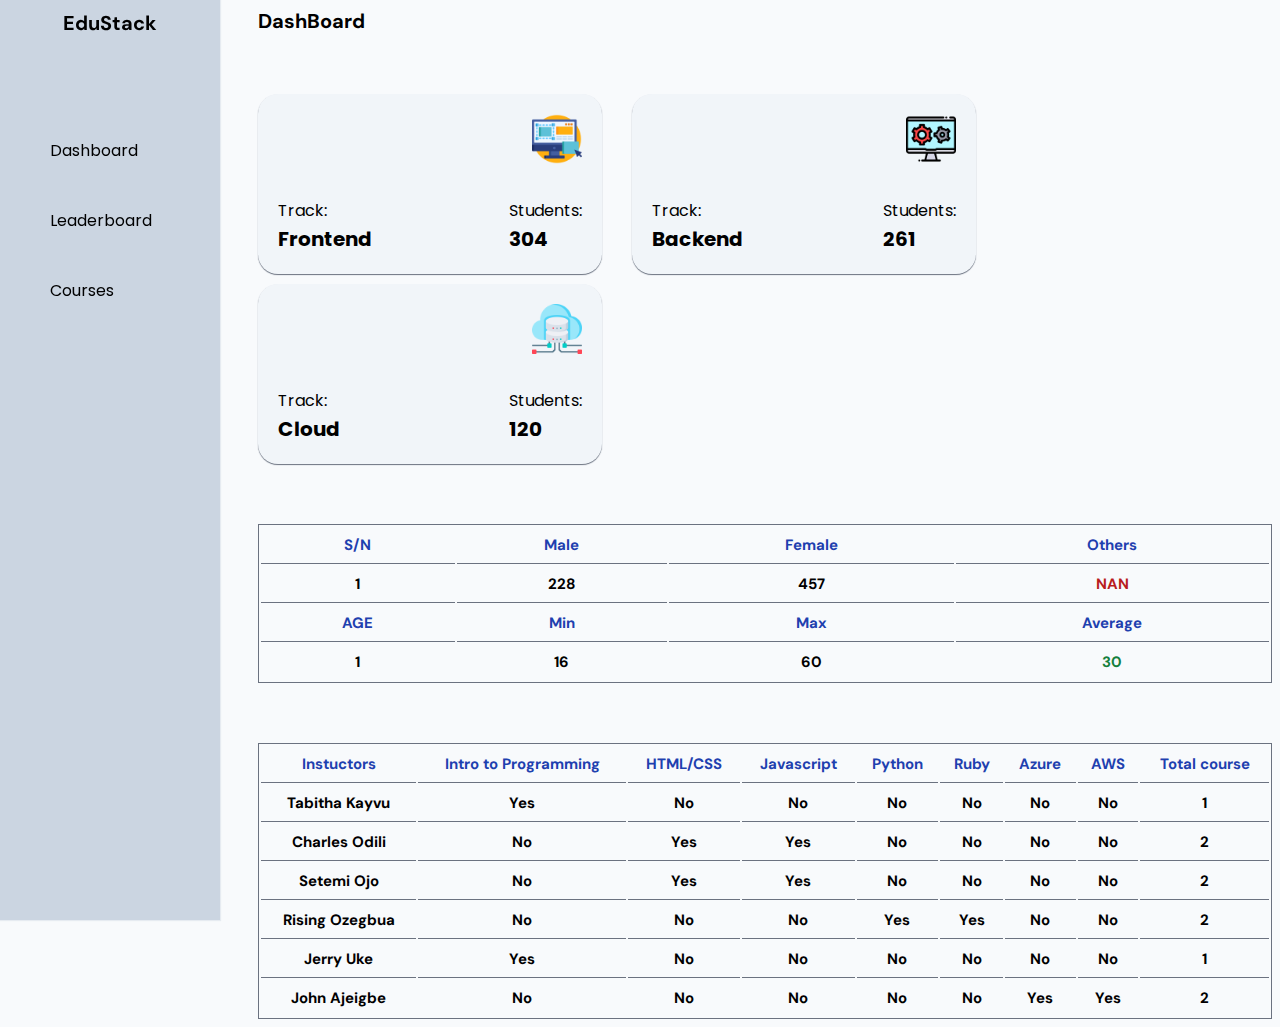
<file: index.html>
<!DOCTYPE html>
<html lang="en">

<head>
	<meta charset="UTF-8">
	<meta http-equiv="X-UA-Compatible" content="IE=edge">
	<meta name="viewport" content="width=device-width, initial-scale=1.0">
	<link rel="stylesheet" href="style.css">
	<link rel="stylesheet"
		href="https://maxst.icons8.com/vue-static/landings/line-awesome/line-awesome/1.3.0/css/line-awesome.min.css">
	<link rel="preconnect" href="https://fonts.googleapis.com">
	<link rel="preconnect" href="https://fonts.gstatic.com" crossorigin>
	<link href="https://fonts.googleapis.com/css2?family=DM+Sans&family=Poppins:wght@300;400&display=swap"
		rel="stylesheet">
	<title>School Stats</title>
	<script src="dashboard.js" defer></script>
</head>

<body>
	<div>
		<div class="side-menu">
			<div class="side-menu-text">
				<!--logo-->
				<div class="logo">
					<i class="lab la-stack-exchange"></i>
					EduStack
				</div>
				<!--list menu for side menu-->
				<div>
					<ul class="list-side">
						<li>
							<a href="index.html" active><i class="las la-grip-vertical"></i>Dashboard</a>
						</li>
						<li>
							<a href="cominsoon.html"><i class="las la-flag-checkered"></i>Leaderboard</a>
						</li>
						<li>
							<a href="cominsoon.html"><i class="las la-folder-open"></i>Courses</a>
						</li>
					</ul>

					<!--toggle-->
					<div class="toggle-btn" id="menu-open">
						<i class="las la-grip-lines"></i>
					</div>
				</div>
			</div>
			<!---->
			<div class="drop-menu" id="menu-board" style="display:none;">
				<div class="times-cancel" id="menu-close">
					<div>
						<i class="las la-times-circle"></i>
					</div>
				</div>
				<!---->
				<ul class="drop-menu-list">
					<li>
						<a href="index.html" active><i class="las la-grip-vertical"></i>Dashboard</a>
					</li>
					<li>
						<a href="cominsoon.html"><i class="las la-flag-checkered"></i>Leaderboard</a>
					</li>
					<li>
						<a href="cominsoon.html"><i class="las la-folder-open"></i>Courses</a>
					</li>
				</ul>
			</div>
		</div>

		<!---->

		<div class="main-content">
			<div class="dashboard-title">
				DashBoard
			</div>
			<!--amt of student in each track-->
			<div class="track">
				<div class="track-field">
					<!--track 1-->
					<div class="track1" name="front-end">
						<div class="numt">
							<img src="ux.png" alt="design icons">
						</div>
						<div class="track-data">
							<div>
								<span style="font-size: medium;">Track:</span>
								<div style="font-weight: bold;"> Frontend</div>
							</div>
							<div>
								<span style="font-size: medium;">Students:</span>
								<div style="font-weight: bold;"> 304</div>
							</div>
						</div>
					</div>
					<!--track 2-->
					<div class="track2" name="back-end">
						<div class="numt">
							<img src="development.png" alt="design icons">
						</div>
						<div class="track-data">
							<div>
								<span style="font-size: medium;">Track:</span>
								<div style="font-weight: bold;"> Backend</div>
							</div>
							<div>
								<span style="font-size: medium;">Students:</span>
								<div style="font-weight: bold;"> 261</div>
							</div>
						</div>
					</div>
					<!--track 3-->
					<div class="track3" name="cloud">
						<div class="numt">
							<img src="cloud-data.png" alt="design icon">
						</div>
						<div class="track-data">
							<div>
								<span style="font-size: medium;">Track:</span>
								<div style="font-weight: bold;"> Cloud</div>
							</div>
							<div>
								<span style="font-size: medium;">Students:</span>
								<div style="font-weight: bold;"> 120</div>
							</div>
						</div>
					</div>
				</div>
				<!--end track field-->
			</div>
			<!--end track-->
			<!--tables for sex or genders not sortable-->
			<center>
				<table class="gender-tab">
					<thead>
						<tr class="roll1">
							<td><i class="las la-sort-numeric-up-alt"></i> S/N</td>
							<td><i class="las la-user-alt"></i> Male</td>
							<td><i class="las la-user-alt"></i> Female</td>
							<td><i class="las la-user-alt"></i> Others</td>
						</tr>
					</thead>
					<tr class="roll2">
						<td>1</td>
						<td>228</td>
						<td>457</td>
						<td style="color:#b91c1c;">NAN</td>
					</tr>
					<!---->
					<tr class="roll1">
						<td><i class="las la-sort-numeric-up-alt"></i> AGE</td>
						<td><i class="las la-sort-amount-down-alt"></i> Min</td>
						<td><i class="las la-sort-amount-up-alt"></i> Max</td>
						<td>Average</td>
					</tr>
					<!---->
					<tr class="roll3">
						<td>1</td>
						<td>16</td>
						<td>60</td>
						<td style="color:#15803d;">30</td>
					</tr>
				</table>
				<div class="tab-space" name="instructors">
					<table class="instructor-tab">
						<thead>
							<tr class="roll1">
								<td class="in-tab">Instuctors <span id="sort"><i class="las la-sort"></i></span>
									<!---->
									<span id="sort2" style="display:none;"><i class="las la-sort"></i></span>
								</td>
								<td>Intro to Programming</td>
								<td>HTML/CSS</td>
								<td>Javascript</td>
								<td>Python</td>
								<td>Ruby</td>
								<td>Azure</td>
								<td>AWS</td>
								<td>Total course</td>
							</tr>
						</thead>
						<tbody>
							<tr class="roll2">
								<td id="t1">Tabitha Kayvu</td>
								<td>Yes</td>
								<td>No</td>
								<td>No</td>
								<td>No</td>
								<td>No</td>
								<td>No</td>
								<td>No</td>
								<td>1</td>
							</tr>
							<tr class="roll2">
								<td id="t2">Charles Odili</td>
								<td>No</td>
								<td>Yes</td>
								<td>Yes</td>
								<td>No</td>
								<td>No</td>
								<td>No</td>
								<td>No</td>
								<td>2</td>
							</tr>
							<tr class="roll2">
								<td id="t3">Setemi Ojo</td>
								<td>No</td>
								<td>Yes</td>
								<td>Yes</td>
								<td>No</td>
								<td>No</td>
								<td>No</td>
								<td>No</td>
								<td>2</td>
							</tr>
							<tr class="roll2">
								<td id="t4">Rising Ozegbua</td>
								<td>No</td>
								<td>No</td>
								<td>No</td>
								<td>Yes</td>
								<td>Yes</td>
								<td>No</td>
								<td>No</td>
								<td>2</td>
							</tr>
							<tr class="roll2">
								<td id="t5">Jerry Uke</td>
								<td>Yes</td>
								<td>No</td>
								<td>No</td>
								<td>No</td>
								<td>No</td>
								<td>No</td>
								<td>No</td>
								<td>1</td>
							</tr>
							<tr class="roll3">
								<td id="t6">John Ajeigbe</td>
								<td>No</td>
								<td>No</td>
								<td>No</td>
								<td>No</td>
								<td>No</td>
								<td>Yes</td>
								<td>Yes</td>
								<td>2</td>
							</tr>
						</tbody>

					</table>
				</div>
			</center>

			<div id="orders"></div>
			<!--courses assigned to instructors here-->
		</div>
		<!--end main content-->
	</div>
	<!-- // ============= EEND DO NOT EDIT ============== // -->
	<script src="index.mjs" type="module"></script>
	<!-- // ============= EEND DO NOT EDIT ============== // -->
</body>

</html>
</file>
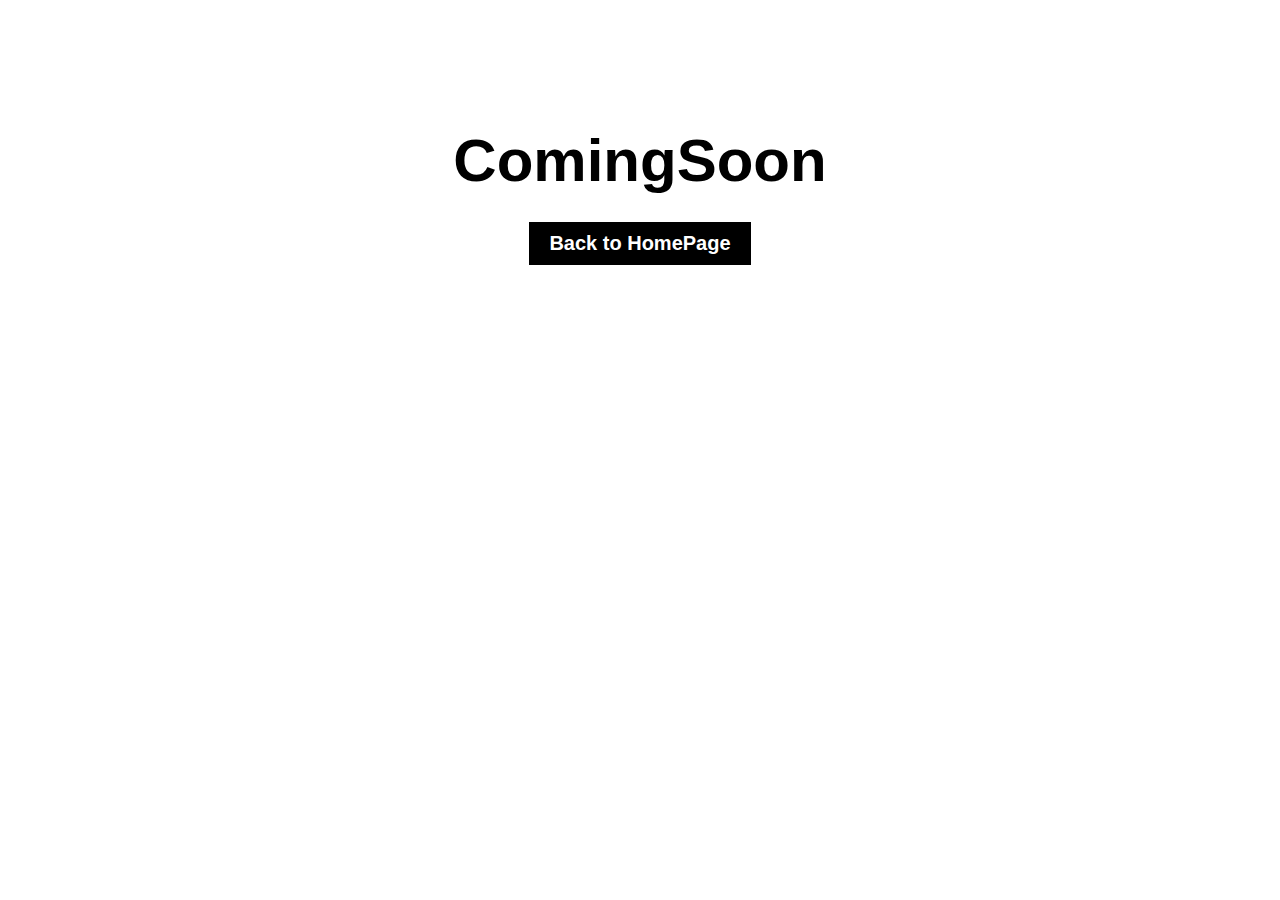
<file: cominsoon.html>
<!DOCTYPE html>
<html lang="en">

<head>
	<meta charset="UTF-8">
	<meta http-equiv="X-UA-Compatible" content="IE=edge">
	<meta name="viewport" content="width=device-width, initial-scale=1.0">
	<title>School stats | Comingsoon Page</title>
</head>

<body>
	<div class="space-for-comingsoon">
		<div class="coming-text">
			<center>ComingSoon</center>
			<center>
				<button id="home">Back to HomePage</button>
			</center>
		</div>
	</div>

	<style>
		.space-for-comingsoon {
			margin: auto;
			margin-top: 10%;
			width: 80%;
		}

		.coming-text {
			color: #000;
			font-size: 60px;
			font-family: sans-serif;
			font-weight: bold;
		}

		button {
			width: fit-content;
			padding-top: 10px;
			padding-bottom: 10px;
			padding-left: 20px;
			padding-right: 20px;
			background: #000;
			color: #fff;
			font-family: sans-serif;
			border: 0px;
			margin-top: 10px;
			font-size: 20px;
			font-weight: bold;
		}

		button:hover {
			box-shadow: 2px 3px 1px 1px #ccc;
			cursor: pointer;
		}

		@media only screen and (max-width:767px) {
			.coming-text {
				color: #000;
				font-size: 30px;
				font-family: sans-serif;
				font-weight: bold;
			}

			.space-for-comingsoon {
				margin: auto;
				margin-top: 50%;
				width: 80%;
			}
		}
	</style>

	<script>
		var home
		home = document.getElementById("home")
		home.addEventListener("click", () => {
			window.location.href = "index.html"
		})
	</script>
</body>

</html>
</file>
<file: style.css>
::-webkit-scrollbar {
	width: 3px;
}
::-webkit-scrollbar-track {
	background: transparent;
}
::-webkit-scrollbar-thumb {
	background: green;
}




body {
	background-color: #f8fafc;
}
.side-menu {
	position: fixed;
	height: 100%;
	width: 200px;
	background-color: #cbd5e1;
	top: 0;
	left: 0;
	padding: 10px;
	box-shadow: 0 0 1px 1px #e6ebf1;
}
.logo {
	font-weight: bold;
	font-family: 'DM Sans', sans-serif;
	font-size: 20px;
	justify-content: center;
	text-align: center;
}
.list-side {
	list-style-type: none;
	margin-top: 80px;
	line-height: 70px;
	font-family: 'Poppins', sans-serif;
	text-align: left;
	width: 200px;
}
.list-side > li > a {
	text-decoration: none;
	color: #000;
}
.list-side > li:hover {
	background: #f8fafc;
	width: 140px;
	padding-top: 5px;
	padding-bottom: 5px;
	padding-left: 20px;
	padding-right: 10px;
	border-radius: 60px 0 0 60px;
	font-weight: bold;
}
.list-side > li > a:hover {
	color: #000;
}
.toggle-btn {
	display: none;
}

/*main content*/
.main-content {
	margin-left: 250px;
}
.dashboard-title {
	font-family: 'DM Sans', sans-serif;
	font-weight: bold;
	font-size: 20px;
}
.track-field {
	display: flex;
	margin-top: 60px;
	flex-wrap: wrap;
}
.track1 {
	width: 30%;
	padding: 20px;
	height: fit-content;
	background-color: #f1f5f9;
	box-shadow: 0px 1px 1px 0px #6b7280;
	border-radius: 20px;
}
.track2 {
	width: 30%;
	padding: 20px;
	height: fit-content;
	background-color: #f1f5f9;
	box-shadow: 0px 1px 1px 0px #6b7280;
	border-radius: 20px;
	margin-left: 30px;
}
.track3 {
	width: 30%;
	padding: 20px;
	height: fit-content;
	background-color: #f1f5f9;
	box-shadow: 0px 1px 1px 0px #6b7280;
	border-radius: 20px;
	margin-left: 0px;
	margin-top: 10px;
}
.numt {
	float: right;
}
.numt img{
  width:50px;
}
.number {
	width: 25px;
	height: 25px;
	background-color: #1e40af;
	align-items: center;
	border-radius: 50%;
	color: #fff;
	font-family: 'Poppins', sans-serif;
	padding: 2px;
	text-align: right;
	justify-content: right;
}
.num-num {
	font-weight: bold;
	text-align: center;
}
.track-data {
	margin-top: 80px;
	display: flex;
	width: 100%;
	justify-content: space-between;
	font-family: 'Poppins', sans-serif;
	font-size: 20px;
}
.gender-tab {
	width: 100%;
	margin-top: 60px;
	border: 1px solid #6b7280;
}
.tab-space {
	width:100%;
	overflow-x: scroll;
}
.instructor-tab{
    width: 100%;
    margin-top: 60px;
    border: 1px solid #6b7280;
	overflow-x: hidden;
}
.instructor-tab > thead {
	align-items: center;
}

.roll1 {
	text-align: center;
	font-family: 'DM Sans', sans-serif;
	font-weight: bold;
	font-size: 15px;
	width: fit-content;
	color: #1e40af;
}
.roll2 {
	text-align: center;
	font-family: 'DM Sans', sans-serif;
	font-weight: bold;
	font-size: 15px;
	width: fit-content;
}
.roll3 {
	text-align: center;
	font-family: 'DM Sans', sans-serif;
	font-weight: bold;
	font-size: 15px;
	width: fit-content;
}
.roll1 > td {
	padding: 8px;
	border-bottom: 1px solid #6b7280;
	height: fit-content;
	text-align: center;
}
.roll2 > td {
	padding: 8px;
	border-bottom: 1px solid #6b7280;
}
.roll3 > td {
	padding: 8px;
}
.drop-menu {
	display: none;
}
#sort {
	cursor: pointer;
}
.in-tab{
	align-items: center;
	text-align: center;
}

@media only screen and (max-width: 1024px) {
	.track1 {
		width: 40%;
		padding: 20px;
		height: fit-content;
		background-color: #f1f5f9;
		box-shadow: 0px 1px 1px 0px #6b7280;
		border-radius: 20px;
	}
	.track2 {
		width: 40%;
		padding: 20px;
		height: fit-content;
		background-color: #f1f5f9;
		box-shadow: 0px 1px 1px 0px #6b7280;
		border-radius: 20px;
		margin-left: 10px;
	}
	.track3 {
		width: 40%;
		padding: 20px;
		height: fit-content;
		background-color: #f1f5f9;
		box-shadow: 0px 1px 1px 0px #6b7280;
		border-radius: 20px;
		margin-left: 0px;
	}
}

@media only screen and (max-width: 767px) {
	.side-menu {
		position: fixed;
		height: fit-content;
		width: 100%;
		background-color: #cbd5e1;
		top: 0;
		left: 0;
		padding: 20px;
	}
	.side-menu-text {
		display: flex;
		justify-content: space-between;
		align-items: center;
	}
	.logo {
		font-weight: bold;
		font-family: 'DM Sans', sans-serif;
		font-size: 16px;
		text-align: left;
	}
	.list-side {
		list-style-type: none;
		display: none;
	}
	.toggle-btn {
		display: block;
		font-size: 30px;
		font-weight: bold;
		color: #000;
		position: relative;
		margin-right: 60px;
	}
	.drop-menu {
		display: block;
		position: fixed;
		top: 0;
		left: 0;
		width: 100%;
		background-color: #cbd5e1;
		height: 100%;
		animation: 1s ease-in-out fadey;
	}
	@keyframes fadey {
		from {
			opacity: 0.4;
		}
		to {
			opacity: 1;
		}
	}
	.times-cancel {
		font-size: x-large;
		color: #b91c1c;
		margin-top: 30px;
		padding: 5px;
		float: right;
		margin-right: 20px;
	}
	.drop-menu-list {
		margin-top: 120px;
		list-style-type: none;
		text-decoration: none;
		line-height: 80px;
		text-align: right;
		margin-right: 40px;
	}
	.drop-menu-list > li > a {
		color: #000;
		font-family: 'Poppins', sans-serif;
		text-decoration: none;
		font-weight: bold;
		align-items: center;
		margin: auto;
	}

	/*main-content*/
	.main-content {
		margin-left: 0px;
		margin-top: 100px;
		padding: 10px;
	}
	.track {
		justify-content: center;
	}
	.track-field {
		display: block;
		margin-top: 70px;
		flex-wrap: nowrap;
	}
	.track1 {
		width: 90%;
		padding: 10px;
		height: fit-content;
		background-color: #f1f5f9;
		box-shadow: 0px 1px 1px 0px #6b7280;
	}
	.track2 {
		width: 90%;
		padding: 10px;
		height: fit-content;
		background-color: #f1f5f9;
		box-shadow: 0px 1px 1px 0px #6b7280;
		margin-left: 0px;
		margin-top: 20px;
	}
	.track3 {
		width: 90%;
		padding: 10px;
		height: fit-content;
		background-color: #f1f5f9;
		box-shadow: 0px 1px 1px 0px #6b7280;
		margin-left: 0px;
		margin-top: 20px;
	}
	.gender-tab {
		width: 95%;
		margin-top: 90px;
		padding: 10px;
		border: 1px solid #6b7280;
	}
	.instructor-tab{
	    width: fit-content;
	    margin-top: 60px;
	    border: 1px solid #6b7280;
		overflow-x: hidden;
    }
	.instructor-tab > thead > tr {
		overflow: hidden;
	}
	.instructor-tab > tbody > tr {
		overflow: hidden;
	}
}
</file>
